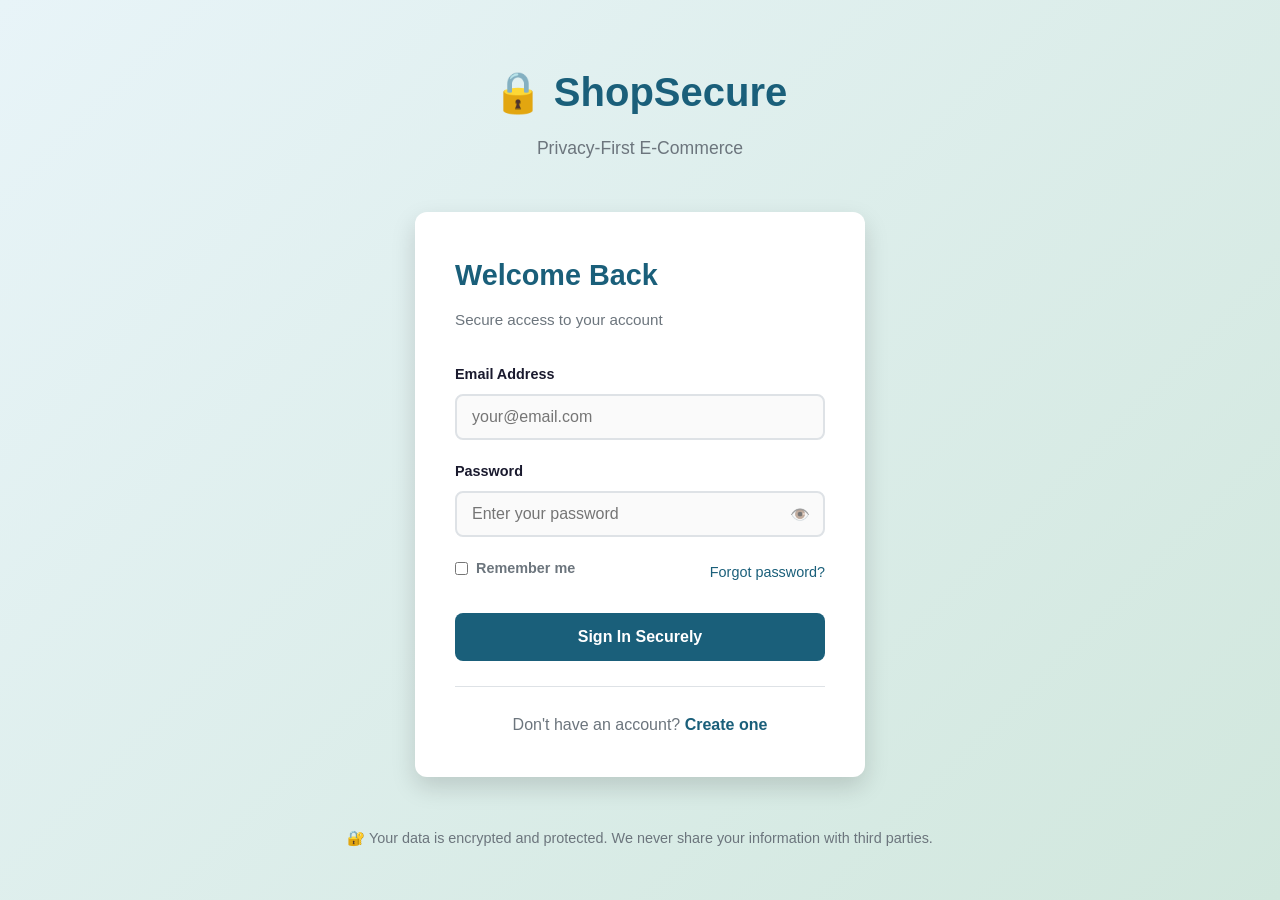
<file: frontend/index.html>
<!DOCTYPE html>
<html lang="en">
<head>
    <meta charset="UTF-8">
    <meta name="viewport" content="width=device-width, initial-scale=1.0">
    <title>ShopSecure - Login</title>
    <link rel="stylesheet" href="css/main.css">
</head>
<body>
    <div class="container">
        <header class="auth-header">
            <div class="logo">
                <h1>🔒 ShopSecure</h1>
                <p>Privacy-First E-Commerce</p>
            </div>
        </header>

        <main class="auth-container">
            <div class="form-box" id="loginBox">
                <h2>Welcome Back</h2>
                <p class="subtitle">Secure access to your account</p>

                <form id="loginForm">
                    <div class="form-group">
                        <label for="loginEmail">Email Address</label>
                        <input type="email" id="loginEmail" required placeholder="your@email.com">
                    </div>

                    <div class="form-group">
                        <label for="loginPassword">Password</label>
                        <input type="password" id="loginPassword" required placeholder="Enter your password">
                        <span class="toggle-password" onclick="togglePassword('loginPassword')">👁️</span>
                    </div>

                    <div class="form-options">
                        <label class="remember-me">
                            <input type="checkbox" id="rememberMe"> Remember me
                        </label>
                        <a href="#" class="forgot-link">Forgot password?</a>
                    </div>

                    <button type="submit" class="btn btn-primary btn-full">Sign In Securely</button>
                </form>

                <div class="auth-footer">
                    <p>Don't have an account? <a href="#" onclick="showRegister()">Create one</a></p>
                </div>
            </div>

            <div class="form-box hidden" id="registerBox">
                <h2>Create Account</h2>
                <p class="subtitle">Join our secure marketplace</p>

                <form id="registerForm">
                    <div class="form-row">
                        <div class="form-group">
                            <label for="regFirstName">First Name</label>
                            <input type="text" id="regFirstName" required placeholder="John">
                        </div>
                        <div class="form-group">
                            <label for="regLastName">Last Name</label>
                            <input type="text" id="regLastName" required placeholder="Doe">
                        </div>
                    </div>

                    <div class="form-group">
                        <label for="regEmail">Email Address</label>
                        <input type="email" id="regEmail" required placeholder="your@email.com">
                    </div>

                    <div class="form-group">
                        <label for="regPhone">Phone Number (M-Pesa)</label>
                        <input type="tel" id="regPhone" required placeholder="254712345678">
                    </div>

                    <div class="form-group">
                        <label for="regPassword">Password</label>
                        <input type="password" id="regPassword" required placeholder="Min 8 characters" minlength="8">
                        <div class="password-strength" id="passwordStrength"></div>
                    </div>

                    <div class="form-group">
                        <label for="regConfirmPassword">Confirm Password</label>
                        <input type="password" id="regConfirmPassword" required placeholder="Confirm password">
                    </div>

                    <div class="form-group user-type">
                        <label>I want to:</label>
                        <div class="radio-group">
                            <label class="radio-label">
                                <input type="radio" name="userType" value="customer" checked> Shop (Customer)
                            </label>
                            <label class="radio-label">
                                <input type="radio" name="userType" value="vendor"> Sell (Vendor)
                            </label>
                        </div>
                    </div>

                    <div class="consent-box">
                        <label class="checkbox-label">
                            <input type="checkbox" id="privacyConsent" required>
                            I agree to the <a href="#" onclick="showPrivacyPolicy()">Privacy Policy</a> and consent to data collection as per Kenya Data Protection Act 2019.
                        </label>
                    </div>

                    <button type="submit" class="btn btn-primary btn-full">Create Secure Account</button>
                </form>

                <div class="auth-footer">
                    <p>Already have an account? <a href="#" onclick="showLogin()">Sign in</a></p>
                </div>
            </div>
        </main>

        <footer class="auth-footer-note">
            <p>🔐 Your data is encrypted and protected. We never share your information with third parties.</p>
        </footer>
    </div>

    <div class="modal hidden" id="privacyModal">
        <div class="modal-content">
            <span class="close-btn" onclick="closePrivacyPolicy()">&times;</span>
            <h2>Privacy Policy</h2>
            <div class="privacy-content">
                <h3>Data We Collect</h3>
                <ul>
                    <li>Personal identification (name, email, phone)</li>
                    <li>Payment information (processed securely via M-Pesa/Pesapal)</li>
                    <li>Order history and preferences</li>
                    <li>Device and login information for security</li>
                </ul>
                <h3>How We Protect Your Data</h3>
                <ul>
                    <li>256-bit SSL encryption for all transactions</li>
                    <li>Password hashing with bcrypt</li>
                    <li>Regular security audits and penetration testing</li>
                    <li>Compliance with Kenya Data Protection Act 2019</li>
                </ul>
                <h3>Your Rights</h3>
                <ul>
                    <li>Right to access your personal data</li>
                    <li>Right to request data deletion</li>
                    <li>Right to withdraw consent at any time</li>
                    <li>Right to data portability</li>
                </ul>
            </div>
        </div>
    </div>

    <script src="js/config.js"></script>
    <script src="js/auth.js"></script>
</body>
</html>
</file>
<file: frontend/css/main.css>
/* ============================================
   SHOPSECURE - MAIN STYLESHEET
   Privacy-First E-Commerce Platform
   ============================================ */

/* CSS Variables for consistent theming */
:root {
    --primary-color: #1a5f7a;
    --primary-dark: #134b61;
    --primary-light: #2e8bc0;
    --secondary-color: #57c5b6;
    --accent-color: #159895;
    --success-color: #28a745;
    --warning-color: #ffc107;
    --danger-color: #dc3545;
    --dark-color: #1a1a2e;
    --light-color: #f8f9fa;
    --gray-color: #6c757d;
    --border-color: #dee2e6;
    --shadow: 0 4px 6px rgba(0, 0, 0, 0.1);
    --shadow-lg: 0 10px 25px rgba(0, 0, 0, 0.15);
    --radius: 8px;
    --radius-lg: 12px;
    --transition: all 0.3s ease;
}

/* Reset and Base Styles */
* {
    margin: 0;
    padding: 0;
    box-sizing: border-box;
}

body {
    font-family: 'Segoe UI', Tahoma, Geneva, Verdana, sans-serif;
    line-height: 1.6;
    color: var(--dark-color);
    background: linear-gradient(135deg, #e8f4f8 0%, #d1e7dd 100%);
    min-height: 100vh;
}

/* ============================================
   AUTHENTICATION PAGES (Login/Register)
   ============================================ */

.container {
    max-width: 1200px;
    margin: 0 auto;
    padding: 20px;
    min-height: 100vh;
    display: flex;
    flex-direction: column;
}

.auth-header {
    text-align: center;
    padding: 40px 0 30px;
}

.logo h1 {
    color: var(--primary-color);
    font-size: 2.5rem;
    margin-bottom: 10px;
    display: flex;
    align-items: center;
    justify-content: center;
    gap: 10px;
}

.logo p {
    color: var(--gray-color);
    font-size: 1.1rem;
    font-weight: 500;
}

.auth-container {
    flex: 1;
    display: flex;
    justify-content: center;
    align-items: flex-start;
    padding: 20px 0;
}

.form-box {
    background: white;
    padding: 40px;
    border-radius: var(--radius-lg);
    box-shadow: var(--shadow-lg);
    width: 100%;
    max-width: 450px;
    animation: slideUp 0.5s ease;
}

@keyframes slideUp {
    from {
        opacity: 0;
        transform: translateY(30px);
    }
    to {
        opacity: 1;
        transform: translateY(0);
    }
}

.form-box h2 {
    color: var(--primary-color);
    margin-bottom: 10px;
    font-size: 1.8rem;
}

.subtitle {
    color: var(--gray-color);
    margin-bottom: 30px;
    font-size: 0.95rem;
}

/* Form Elements */
.form-group {
    margin-bottom: 20px;
    position: relative;
}

.form-row {
    display: grid;
    grid-template-columns: 1fr 1fr;
    gap: 15px;
}

label {
    display: block;
    margin-bottom: 8px;
    color: var(--dark-color);
    font-weight: 600;
    font-size: 0.9rem;
}

input[type="text"],
input[type="email"],
input[type="password"],
input[type="tel"] {
    width: 100%;
    padding: 12px 15px;
    border: 2px solid var(--border-color);
    border-radius: var(--radius);
    font-size: 1rem;
    transition: var(--transition);
    background-color: #fafafa;
}

input:focus {
    outline: none;
    border-color: var(--primary-color);
    background-color: white;
    box-shadow: 0 0 0 3px rgba(26, 95, 122, 0.1);
}

.toggle-password {
    position: absolute;
    right: 15px;
    top: 42px;
    cursor: pointer;
    opacity: 0.6;
    transition: var(--transition);
}

.toggle-password:hover {
    opacity: 1;
}

/* Password Strength Indicator */
.password-strength {
    height: 4px;
    margin-top: 8px;
    border-radius: 2px;
    transition: var(--transition);
    background: #e0e0e0;
}

.password-strength.weak { background: var(--danger-color); width: 33%; }
.password-strength.medium { background: var(--warning-color); width: 66%; }
.password-strength.strong { background: var(--success-color); width: 100%; }

/* Form Options */
.form-options {
    display: flex;
    justify-content: space-between;
    align-items: center;
    margin-bottom: 25px;
    font-size: 0.9rem;
}

.remember-me {
    display: flex;
    align-items: center;
    gap: 8px;
    cursor: pointer;
    color: var(--gray-color);
}

.forgot-link {
    color: var(--primary-color);
    text-decoration: none;
    font-weight: 500;
}

.forgot-link:hover {
    text-decoration: underline;
}

/* User Type Selection */
.user-type {
    margin-bottom: 20px;
}

.radio-group {
    display: flex;
    gap: 20px;
    margin-top: 10px;
}

.radio-label {
    display: flex;
    align-items: center;
    gap: 8px;
    cursor: pointer;
    font-weight: normal;
    padding: 10px 15px;
    border: 2px solid var(--border-color);
    border-radius: var(--radius);
    transition: var(--transition);
}

.radio-label:hover {
    border-color: var(--primary-light);
}

.radio-label input[type="radio"] {
    margin: 0;
}

.radio-label input[type="radio"]:checked + span,
.radio-label:has(input:checked) {
    border-color: var(--primary-color);
    background-color: rgba(26, 95, 122, 0.05);
}

/* Consent Box */
.consent-box {
    background-color: rgba(87, 197, 182, 0.1);
    padding: 15px;
    border-radius: var(--radius);
    border-left: 4px solid var(--secondary-color);
    margin-bottom: 25px;
}

.checkbox-label {
    display: flex;
    align-items: flex-start;
    gap: 10px;
    font-size: 0.9rem;
    color: var(--gray-color);
    line-height: 1.5;
    cursor: pointer;
}

.checkbox-label input[type="checkbox"] {
    margin-top: 3px;
}

.checkbox-label a {
    color: var(--primary-color);
    text-decoration: none;
    font-weight: 600;
}

.checkbox-label a:hover {
    text-decoration: underline;
}

/* Buttons */
.btn {
    display: inline-block;
    padding: 12px 30px;
    border: none;
    border-radius: var(--radius);
    font-size: 1rem;
    font-weight: 600;
    cursor: pointer;
    transition: var(--transition);
    text-align: center;
    text-decoration: none;
}

.btn-primary {
    background-color: var(--primary-color);
    color: white;
}

.btn-primary:hover {
    background-color: var(--primary-dark);
    transform: translateY(-2px);
    box-shadow: var(--shadow);
}

.btn-full {
    width: 100%;
    padding: 15px;
}

/* Auth Footer */
.auth-footer {
    text-align: center;
    margin-top: 25px;
    padding-top: 25px;
    border-top: 1px solid var(--border-color);
    color: var(--gray-color);
}

.auth-footer a {
    color: var(--primary-color);
    text-decoration: none;
    font-weight: 600;
}

.auth-footer a:hover {
    text-decoration: underline;
}

.auth-footer-note {
    text-align: center;
    padding: 30px 0;
    color: var(--gray-color);
    font-size: 0.9rem;
}

.auth-footer-note p {
    display: flex;
    align-items: center;
    justify-content: center;
    gap: 8px;
}

/* Utility Classes */
.hidden {
    display: none !important;
}

/* ============================================
   MODAL STYLES (Privacy Policy)
   ============================================ */

.modal {
    position: fixed;
    top: 0;
    left: 0;
    width: 100%;
    height: 100%;
    background-color: rgba(0, 0, 0, 0.6);
    display: flex;
    justify-content: center;
    align-items: center;
    z-index: 1000;
    padding: 20px;
}

.modal-content {
    background: white;
    max-width: 600px;
    width: 100%;
    max-height: 80vh;
    overflow-y: auto;
    border-radius: var(--radius-lg);
    padding: 30px;
    position: relative;
    animation: modalSlide 0.3s ease;
}

@keyframes modalSlide {
    from {
        opacity: 0;
        transform: scale(0.9);
    }
    to {
        opacity: 1;
        transform: scale(1);
    }
}

.close-btn {
    position: absolute;
    top: 15px;
    right: 20px;
    font-size: 2rem;
    cursor: pointer;
    color: var(--gray-color);
    line-height: 1;
}

.close-btn:hover {
    color: var(--dark-color);
}

.modal-content h2 {
    color: var(--primary-color);
    margin-bottom: 20px;
    padding-right: 40px;
}

.privacy-content h3 {
    color: var(--primary-dark);
    margin: 20px 0 10px;
    font-size: 1.1rem;
}

.privacy-content ul {
    margin-left: 20px;
    margin-bottom: 15px;
}

.privacy-content li {
    margin-bottom: 8px;
    color: var(--gray-color);
}

/* ============================================
   RESPONSIVE DESIGN
   ============================================ */

@media (max-width: 768px) {
    .form-box {
        padding: 30px 20px;
    }
    
    .form-row {
        grid-template-columns: 1fr;
    }
    
    .logo h1 {
        font-size: 2rem;
    }
    
    .radio-group {
        flex-direction: column;
        gap: 10px;
    }
}

@media (max-width: 480px) {
    .container {
        padding: 10px;
    }
    
    .form-box {
        padding: 25px 15px;
    }
    
    .form-options {
        flex-direction: column;
        gap: 15px;
        align-items: flex-start;
    }
}

/* ============================================
   SHOP PAGE STYLES (For later use)
   ============================================ */

.shop-header {
    background: white;
    padding: 15px 0;
    box-shadow: var(--shadow);
    position: sticky;
    top: 0;
    z-index: 100;
}

.nav-container {
    max-width: 1200px;
    margin: 0 auto;
    padding: 0 20px;
    display: flex;
    justify-content: space-between;
    align-items: center;
}

.nav-logo {
    font-size: 1.5rem;
    color: var(--primary-color);
    font-weight: bold;
}

.nav-links {
    display: flex;
    gap: 30px;
    align-items: center;
}

.nav-links a {
    color: var(--dark-color);
    text-decoration: none;
    font-weight: 500;
    transition: var(--transition);
}

.nav-links a:hover {
    color: var(--primary-color);
}

.cart-icon {
    position: relative;
    cursor: pointer;
    font-size: 1.3rem;
}

.cart-count {
    position: absolute;
    top: -8px;
    right: -8px;
    background: var(--danger-color);
    color: white;
    font-size: 0.75rem;
    padding: 2px 6px;
    border-radius: 10px;
    font-weight: bold;
}

/* Product Grid */
.products-section {
    max-width: 1200px;
    margin: 40px auto;
    padding: 0 20px;
}

.products-grid {
    display: grid;
    grid-template-columns: repeat(auto-fill, minmax(280px, 1fr));
    gap: 25px;
    margin-top: 30px;
}

.product-card {
    background: white;
    border-radius: var(--radius-lg);
    overflow: hidden;
    box-shadow: var(--shadow);
    transition: var(--transition);
}

.product-card:hover {
    transform: translateY(-5px);
    box-shadow: var(--shadow-lg);
}

.product-image {
    height: 200px;
    background: linear-gradient(135deg, var(--primary-light), var(--secondary-color));
    display: flex;
    align-items: center;
    justify-content: center;
    color: white;
    font-size: 4rem;
}

.product-info {
    padding: 20px;
}

.product-title {
    font-size: 1.1rem;
    color: var(--dark-color);
    margin-bottom: 8px;
}

.product-vendor {
    color: var(--gray-color);
    font-size: 0.9rem;
    margin-bottom: 10px;
}

.product-price {
    font-size: 1.3rem;
    color: var(--primary-color);
    font-weight: bold;
    margin-bottom: 15px;
}

.btn-add-cart {
    width: 100%;
    background: var(--secondary-color);
    color: white;
    border: none;
    padding: 12px;
    border-radius: var(--radius);
    cursor: pointer;
    font-weight: 600;
    transition: var(--transition);
}

.btn-add-cart:hover {
    background: var(--accent-color);
}

/* Loading Spinner */
.spinner {
    border: 3px solid rgba(26, 95, 122, 0.1);
    border-top: 3px solid var(--primary-color);
    border-radius: 50%;
    width: 40px;
    height: 40px;
    animation: spin 1s linear infinite;
    margin: 20px auto;
}

@keyframes spin {
    0% { transform: rotate(0deg); }
    100% { transform: rotate(360deg); }
}

/* Alert Messages */
.alert {
    padding: 15px 20px;
    border-radius: var(--radius);
    margin-bottom: 20px;
    display: flex;
    align-items: center;
    gap: 10px;
}

.alert-success {
    background-color: rgba(40, 167, 69, 0.1);
    border-left: 4px solid var(--success-color);
    color: var(--success-color);
}

.alert-error {
    background-color: rgba(220, 53, 69, 0.1);
    border-left: 4px solid var(--danger-color);
    color: var(--danger-color);
}

.alert-warning {
    background-color: rgba(255, 193, 7, 0.1);
    border-left: 4px solid var(--warning-color);
    color: #856404;
}
</file>
